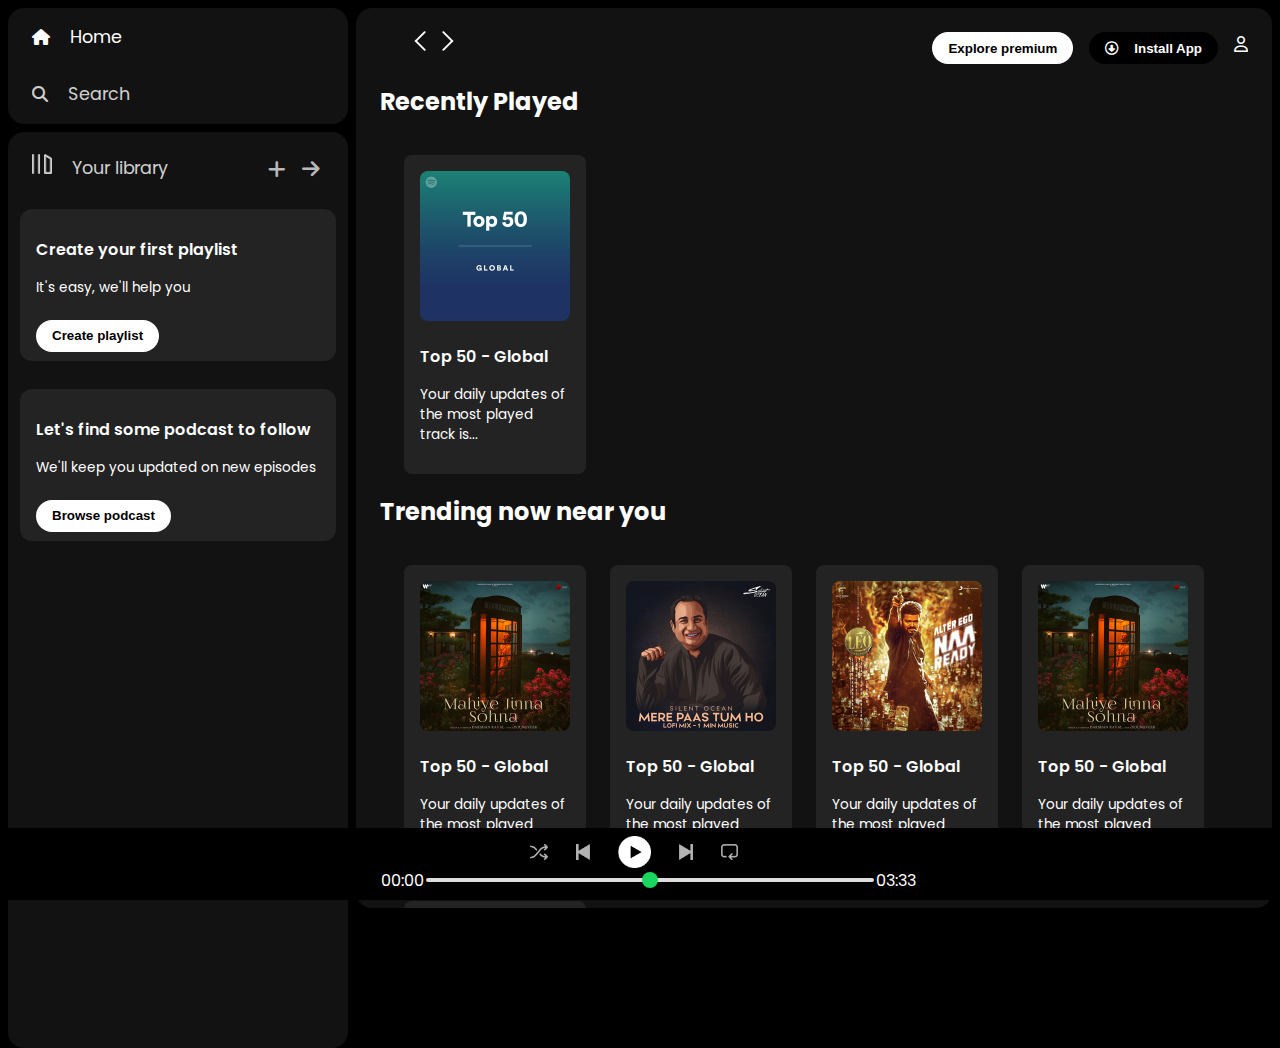
<file: SpotifyClone/index.html>
<!DOCTYPE html>
<html lang="en">
  <head>
    <meta charset="UTF-8" />
    <meta name="viewport" content="width=device-width, initial-scale=1.0" />
    <link
      rel="stylesheet"
      href="https://cdnjs.cloudflare.com/ajax/libs/font-awesome/6.4.0/css/all.min.css"
    />
    <link rel="stylesheet" href="style.css" />
    <link rel="icon" href="assets/logo (1).png" />
    <link rel="preconnect" href="https://fonts.googleapis.com" />
    <link rel="preconnect" href="https://fonts.gstatic.com" crossorigin />
    <link
      href="https://fonts.googleapis.com/css2?family=Poppins&display=swap"
      rel="stylesheet"
    />
    <title>Spotify - Web Player: Music for everyone</title>
  </head>
  <body>
    <div class="main">
      <div class="sidebar">
        <div class="nav">
          <div class="nav-option" style="opacity: 1">
            <i class="fa-solid fa-house"></i>
            <a href="#">Home</a>
          </div>
          <div class="nav-option">
            <i class="fa-solid fa-magnifying-glass"></i>
            <a href="#">Search</a>
          </div>
        </div>
        <!-- library -->
        <div class="library">
          <div class="options">
            <div class="lib-option nav-option">
              <img src="assets/library_icon.png" />
              <a href="#">Your library</a>
            </div>
            <div class="icons">
              <i class="fa-solid fa-plus"></i>
              <i class="fa-solid fa-arrow-right"></i>
            </div>
          </div>
          <!-- library box -->

          <div class="lib-box">
            <div class="box">
              <p class="box-p1">Create your first playlist</p>
              <p class="box-p2">It's easy, we'll help you</p>
              <button class="badge">Create playlist</button>
            </div>

            <div class="box">
              <p class="box-p1">Let's find some podcast to follow</p>
              <p class="box-p2">We'll keep you updated on new episodes</p>
              <button class="badge">Browse podcast</button>
            </div>
          </div>
        </div>
      </div>

      <div class="main-content">
        <div class="sticky-nav">
          <div class="sticky-nav-icons">
            <img src="assets/backward_icon.png" />
            <img src="assets/forward_icon.png"class="hide" />
          </div>
          <div class="sticky-nav-options">
          <button class="badge nav-items hide">Explore premium</button>
          <button class="badge nav-items dark-badge">
            <i class="fa-regular fa-circle-down nav-items"></i>Install App
          </button>
          <i class="fa-regular fa-user"></i>
        </div>
        </div>
        
          <h2>Recently Played</h2>
          <div class="cards-container">
            <div class="card">
              <img src="assets/card1img.jpeg " class="card-img">
              <p class="card-title">Top 50 - Global</p>
              <p class="card-info">Your daily updates of the most played track is...</p>
            </div>
          </div>

          <h2>Trending now near you</h2>
          <div class="cards-container">
            <div class="card">
              <img src="assets/card2img.jpeg " class="card-img">
              <p class="card-title">Top 50 - Global</p>
              <p class="card-info">Your daily updates of the most played track is...</p>
            </div>

            <div class="card">
              <img src="assets/card3img.jpeg " class="card-img">
              <p class="card-title">Top 50 - Global</p>
              <p class="card-info">Your daily updates of the most played track is...</p>
            </div>

            <div class="card">
              <img src="assets/card4img.jpeg " class="card-img">
              <p class="card-title">Top 50 - Global</p>
              <p class="card-info">Your daily updates of the most played track is...</p>
            </div>

            <div class="card">
              <img src="assets/card2img.jpeg " class="card-img">
              <p class="card-title">Top 50 - Global</p>
              <p class="card-info">Your daily updates of the most played track is...</p>
            </div>

            <div class="card">
              <img src="assets/card3img.jpeg " class="card-img">
              <p class="card-title">Top 50 - Global</p>
              <p class="card-info">Your daily updates of the most played track is...</p>
            </div>
          </div>
          <h2>Featured Charts</h2>
          <div class="cards-container">
            <div class="card">
              <img src="assets/card5img.jpeg " class="card-img">
              <p class="card-title">Top 50 - Global</p>
              <p class="card-info">Your daily updates of the most played track is...</p>
            </div>

            <div class="card">
              <img src="assets/card6img.jpeg " class="card-img">
              <p class="card-title">Top 50 - Global</p>
              <p class="card-info">Your daily updates of the most played track is...</p>
            </div>

            <div class="card">
              <img src="assets/card1img.jpeg " class="card-img">
              <p class="card-title">Top Songs - India</p>
              <p class="card-info">Your daily updates of the most played track is...</p>
            </div>
          </div>
           <div class="footer">
            <div class="line">
            </div>
           </div>

      </div>
      <div class="music-player">
        <div class="album"></div>
        <div class="player">
          <div class="player-controls">
            <img src="assets/player_icon1.png" class="player-control-icon">
            <img src="assets/player_icon2.png" class="player-control-icon">
            <img src="assets/player_icon3.png" class="player-control-icon" style="opacity:1; height:2rem";>
            <img src="assets/player_icon4.png" class="player-control-icon">
            <img src="assets/player_icon5.png" class="player-control-icon">
          </div>
          <div class="playback-bar">
            <span class="curr-time">00:00</span>
            <input type="range" min="0" max="100" class="progress-bar" step="1">
            <span class="tot-time">03:33</span>
          </div>
        </div>
        <div class="controls"></div>
      </div>
    </div>
  </body>
</html>
</file>
<file: SpotifyClone/style.css>
body{
    font-family:"Poppins",sans-serif;
    margin: 0;
    background-color: #000;
    color:#fff;
    overflow: hidden;

}
.main{
    display: flex;
    height:100vh;
    padding:0.5rem;
}
.sidebar{
   background-color:black ; 
   width:340px;
   border-radius: 1rem; /*16px*/
   margin-right: 0.5rem;
}
.main-content{
    background-color: #121212;
    flex:1;
    border-radius: 1rem;
    overflow: auto;
    padding:0 1.5rem 0 1.5rem;
}
.music-player{
    background-color: #000;
    position: fixed;
    bottom:0;
    width:100%;
    height:72px;
}
a{
    text-decoration: none;
    color:white;
}
.nav{
    background-color: #121212;
    border-radius:1rem;
    display: flex;
    flex-direction: column;
    justify-content: center;
    height:100px;
    padding:0.5rem 0.75rem;
}
.nav-option{
    line-height:2.5rem;
    opacity:0.8;
    padding:0.5rem 0.75rem;
}
.nav-option:hover{
    opacity: 1;
}
.nav-opion i{
    font-size:1.25rem;
}
.nav-option a{
    font-size: 1.1rem;
    margin-left: 1rem;
}
.library{
    background-color: #121212;
    border-radius: 1rem;
    height:100%;
    margin-top: 0.5rem;
    padding:0.5rem 0.75rem;
}

.options{
    display:flex;
    justify-content: space-between;
    align-items: center;

}
.lib-option img{
    height: 1.25em;
    width: 1.25em;
}
.icons{
    font-size:1.25rem;
    display: flex;
}
.icons i{
    opacity:0.7;
    margin-right: 1rem;
}
.icons i:hover{
    opacity:1;
}

.box{
    height:8rem;
    background-color: #232323;
    border-radius: 0.75rem;
    margin: 0.75rem 0 1.75rem 0;
    padding: 0.75rem 1rem;
}
.box-p1{
    font-size: 1rem;
    font-weight: 600;
}
.box-p2{
    font-size: 0.85rem;
}
.badge{
    background-color: #fff;
    border: none;
    border-radius: 100px;
    padding:0.25rem 1rem;
    font-weight: 700;
    margin-top: 0.5rem;
    height:2rem;
}
.sticky-nav{
    position: sticky;
    top:0;
    background-color: #121212;
    display: flex;
    justify-content: space-between;
    align-items: center;
    padding: 1rem 0 0 1rem;
    z-index:10;
}
.sticky-nav-icons{
   margin-left: 0.75rem;
}
.sticky-nav-options{
    display:flex;
    justify-content: center;
    align-items: center;
}
.nav-items{
    margin-right: 1rem;
}
.dark-badge{
    background-color: #000;
    color:#fff;
}

@media (max-width:1000px){
    .hide{
        display:none;
    }

}
.cards-container{
    display:flex;
    flex-wrap: wrap;
}
.card{
    background-color: #232323;
    width:150px;
    border-radius: 0.5rem;
    padding: 1rem;
    margin-left: 1.5rem;
    margin-top: 1rem;
}
.card-img{
    width:100%;
    border-radius: 0.5rem;
}
.card-title{
    font-weight: 600;
}
.card-info{
    font-size:0.85rem;
}
.footer{
    height:250px;
    display: flex;
    justify-content: center;
    align-items: center;
}
.line{
    height: 50%;
    width:90%;
    border-top:1px solid white;
    opacity:0.4;
}
.music-player{
    display:flex;
    justify-content: space-between;
    align-items: center;

}
.album{
    width:25%;
}
.player{
     width: 50%;
}
.controls{
    width:25%;
}
.player-controls{
    display:flex;
    justify-content: center;
    align-items: center;
}
.player-control-icon{
    height:1rem;
    margin-right:1.75rem;
    opacity: 0.7;
}
.player-control-icon:hover{
    opacity: 1;
}
.playback-bar{
    display:flex;
    justify-content: center;
    align-items: center;
}
.progress-bar{
    width:70%;
    appearance: none;
    background-color: transparent;
    cursor:pointer;
}
.progress-bar::-webkit-slider-runnable-track{
    background-color: #ddd;
    border-radius: 100px;
    height:0.2rem
}
.progress-bar::-webkit-slider-thumb{
    appearance: none;
    height:1rem;
    width:1rem;
    background-color: #1bd760;
    border-radius:50%;
    margin-top: -6px;
}
</file>
